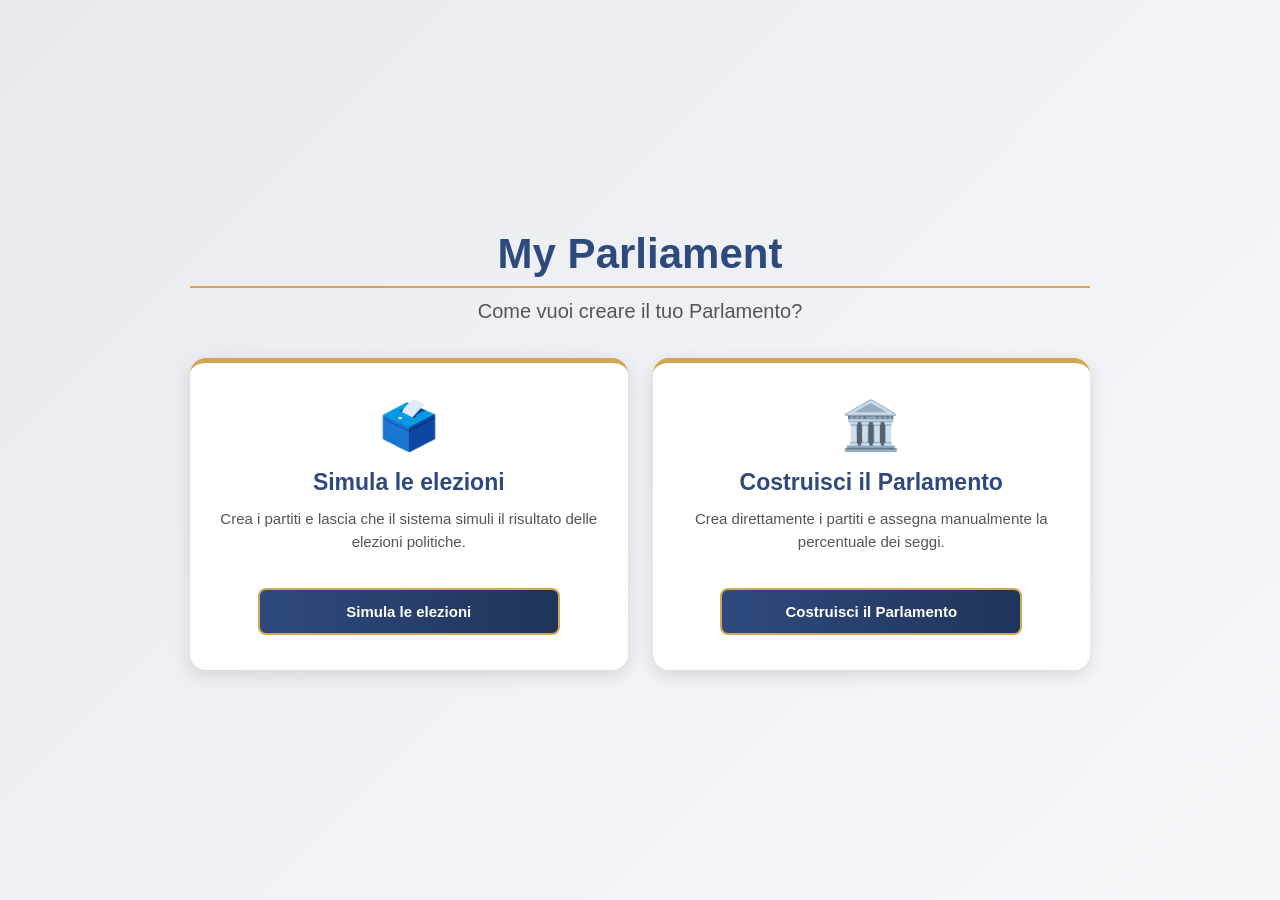
<file: index.html>
<!DOCTYPE html>
<html lang="it">
<head>
<meta charset="UTF-8">
<meta name="viewport" content="width=device-width, initial-scale=1.0">
<link rel="shortcut icon" href="logo.png" type="image/x-icon">
<link rel="stylesheet" href="css/style.css">
<title>My Parliament</title>
</head>
<body class="landing-active">
  <!-- SCHERMATA INIZIALE -->
<div id="landingScreen">
  <div class="landing-content">

    <h1>My Parliament</h1>
    <p class="landing-subtitle">
      Come vuoi creare il tuo Parlamento?
    </p>

    <div class="landing-options">

      <div class="landing-card">
        <div class="landing-icon">🗳️</div>

        <h2>Simula le elezioni</h2>

        <p>
          Crea i partiti e lascia che il sistema simuli
          il risultato delle elezioni politiche.
        </p>

        <button id="btnSimulaElezioni">
          Simula le elezioni
        </button>
      </div>

      <div class="landing-card">
        <div class="landing-icon">🏛️</div>

        <h2>Costruisci il Parlamento</h2>

        <p>
          Crea direttamente i partiti e assegna manualmente
          la percentuale dei seggi.
        </p>

        <button id="btnCostruisciParlamento">
          Costruisci il Parlamento
        </button>
      </div>

    </div>

  </div>
</div>
  
<!-- SIMULAZIONE ELETTORALE -->
<div id="elezioniScreen">
  <div class="el-wrap">
    <div class="el-top">
      <button id="elHome" type="button" class="el-ghost">🏠 Schermata iniziale</button>
      <h1>🗳️ Simulazione elettorale</h1>
      <button id="elReset" type="button" class="el-ghost">↺ Ricomincia</button>
    </div>
    <div id="elStepper" class="el-stepper"></div>
    <div id="elPanel" class="el-panel"></div>
    <div class="el-nav">
      <button id="elIndietro" type="button" class="el-ghost">← Indietro</button>
      <div id="elErr" class="el-errore" role="alert"></div>
      <button id="elAvanti" type="button">Avanti →</button>
    </div>
  </div>
</div>

<!--Colonna Gestione Partiti-->
<div id="menu">
  <h1>Gestione Partiti</h1>
  <form id="partitoForm">
    <input type="text" id="nome" placeholder="Nome partito" required>
    <label for="">Colore partito:</label>
    <input type="color" id="colore" value="#ff0000" style="cursor: pointer;">
    <select id="ideologia" required style="cursor: pointer">
      <option value="" disabled selected>Scegli ideologia</option>
      <option value="sinistra">Sinistra</option>
      <option value="centro">Centro</option>
      <option value="destra">Destra</option>
    </select>
    <input type="number" id="percentuale" placeholder="% Seggi" min="0" max="100" required>
    <button type="submit">Eleggi Partito</button>
  </form>
  <div id="legenda"></div>
  <div id="percentuale-riempimento">Riempimento parlamento: 0%</div>
</div>
<div id="main">
  <button id="btnPausa" title="Pausa (Esc)" aria-label="Apri il menu di pausa">⏸️ Pausa</button>
  <h2 id="titoloParlamento">Il Tuo Parlamento</h2>
  <!-- Finestra Leggi Approvate -->
  <div id="archivioLeggi" class="modal">
  <div class="modal-content archivio-box">
    <h3>📚 Gazzetta Ufficiale</h3>

    <div id="listaLeggi"></div>

    <button id="chiudiArchivio">Chiudi</button>
  </div>
</div>
  <svg id="parlamento" viewBox="0 0 800 450" preserveAspectRatio="xMidYMid meet"></svg>
  <div id="modalVoto" class="modal">
    <div class="modal-content">
      <h3 id="modalTitolo"></h3>
      <p id="modalTesto"></p>
      <button id="chiudiModal">Chiudi</button>
    </div>
  </div>
  <div id="modalParlamenti" class="modal">
  <div class="modal-content">
    <h3>Seleziona Parlamento</h3>
    <div id="listaParlamenti"></div>
    <button id="chiudiParlamenti">Chiudi</button>
  </div>
</div>
  <div id="modalPausa" class="modal">
    <div class="modal-content pausa-box">
      <h3>⏸️ Pausa</h3>
      <div id="pausaRiepilogo" class="pausa-riepilogo"></div>
      <div class="pausa-btns">
        <button id="btnRiprendi">▶️ Riprendi</button>
        <button id="btnHome">🏠 Torna alla schermata iniziale</button>
        <button id="btnNuovaPartita">🗑️ Nuova partita</button>
      </div>
    </div>
  </div>
  <div id="modalConferma" class="modal">
  <div class="modal-content">
    <h3 id="confermaTitolo"></h3>
    <p id="confermaTesto"></p>
    
    <div style="margin-top:15px; display:flex; gap:10px; justify-content:center;">
      <button id="btnConfermaSi">✅ Sì</button>
      <button id="btnConfermaNo">❌ No</button>
    </div>
  </div>
</div>
  <div id="risultatoLegge">
    <div id="risultatoBox">
      <h3>Esito della votazione</h3>
      <p id="testoRisultato"></p>
      <button id="chiudiRisultato">Chiudi</button>
    </div>
  </div>
  
  <div id="presidente"></div>
  <div id="pdcDiv"></div>
</div>
<!--Colonna azioni-->
<div id="azioni">
  <h2>Azioni</h2>

  <div class="azione-blocco">
    <h4>⚖️ Gestione Parlamento</h4>
    <button id="btnVota">🗳️ Eleggi Presidente del Parlamento</button>
    <button id="btnCoalizione">🤝 Crea Coalizione</button>
    <button id="btnPdC">👤 Nomina Presidente del Consiglio</button>
    <!--<button id="btnFiducia">🗳️ Vota Fiducia</button>-->
    <button id="btnSfiducia">🗳️ Mozione Sfiducia</button>
    <button id="btnReset">⚖️ Sciogli Parlamento</button>
    <button id="btnCaricaParlamento">📂 Carica Parlamento</button>
    <div class="no-azioni-msg"></div>
  </div>
  
  <div class="azione-blocco">
    <h4>🤝 Coalizione di Governo</h4>
    <button id="btnGestioneMaggioranza">⚙️ Gestione Maggioranza</button>
    <div class="no-azioni-msg"></div>
  </div>

  <div class="azione-blocco">
    <h4>📜 Attività Legislativa</h4>
    <button id="btnLegge">📜 Proponi Disegno di Legge</button>
    <button id="btnArchivioLeggi">📚 Gazzetta Ufficiale</button>
    <div class="no-azioni-msg"></div>
  </div>

  <div class="azione-blocco">
    <h4>🏛️ Gestione Governo</h4>
    <button id="btnDimissioni">❌ Dimissioni Premier</button>
    <div class="no-azioni-msg"></div> 
  </div>

</div>
<!-- Form Modifica Partito -->
<div id="editFormContainer">
  <div class="edit-box">

    <h3>✏️ Modifica Partito</h3>

    <form id="editForm">
      <label>Cambia nome</label>
      <input type="text" id="editNome" required>
      <label>Cambia colore</label>
      <input type="color" id="editColore">
      <label>Cambia ideologia</label>
      <select id="editIdeologia" required>
        <option value="sinistra">Sinistra</option>
        <option value="centro">Centro</option>
        <option value="destra">Destra</option>
      </select>
      <label>Cambia % seggi</label>
      <input type="number" id="editPercentuale" min="0" max="100" required>

      <div class="edit-btns">
        <button type="submit">Salva</button>
        <button type="button" id="editCancel">Annulla</button>
      </div>
    </form>

  </div>
</div>

<div id="leggeContainer" style="display: none;">
  <div class="legge-box">

    <h3>📜 Proposta di legge</h3>

    <input type="text" id="titoloLegge" placeholder="Titolo della legge">

    <select id="tipoLegge">
      <option value="" disabled selected>Seleziona tipo legge</option>
      <option value="governo">Proposta del Governo</option>
      <option value="parlamento">Proposta del Parlamento</option>
    </select>

    <div id="partitoProponenteDiv" style="display:none; margin-top:8px;">
      <select id="partitoProponente"></select>
    </div>

    <div class="legge-btns">
      <button id="inviaLegge">Invia</button>
      <button id="annullaLegge">Annulla</button>
    </div>

  </div>
</div>
<script src="js/script.js"></script>
<script src="js/elections.js"></script>
</body>
</html>
</file>
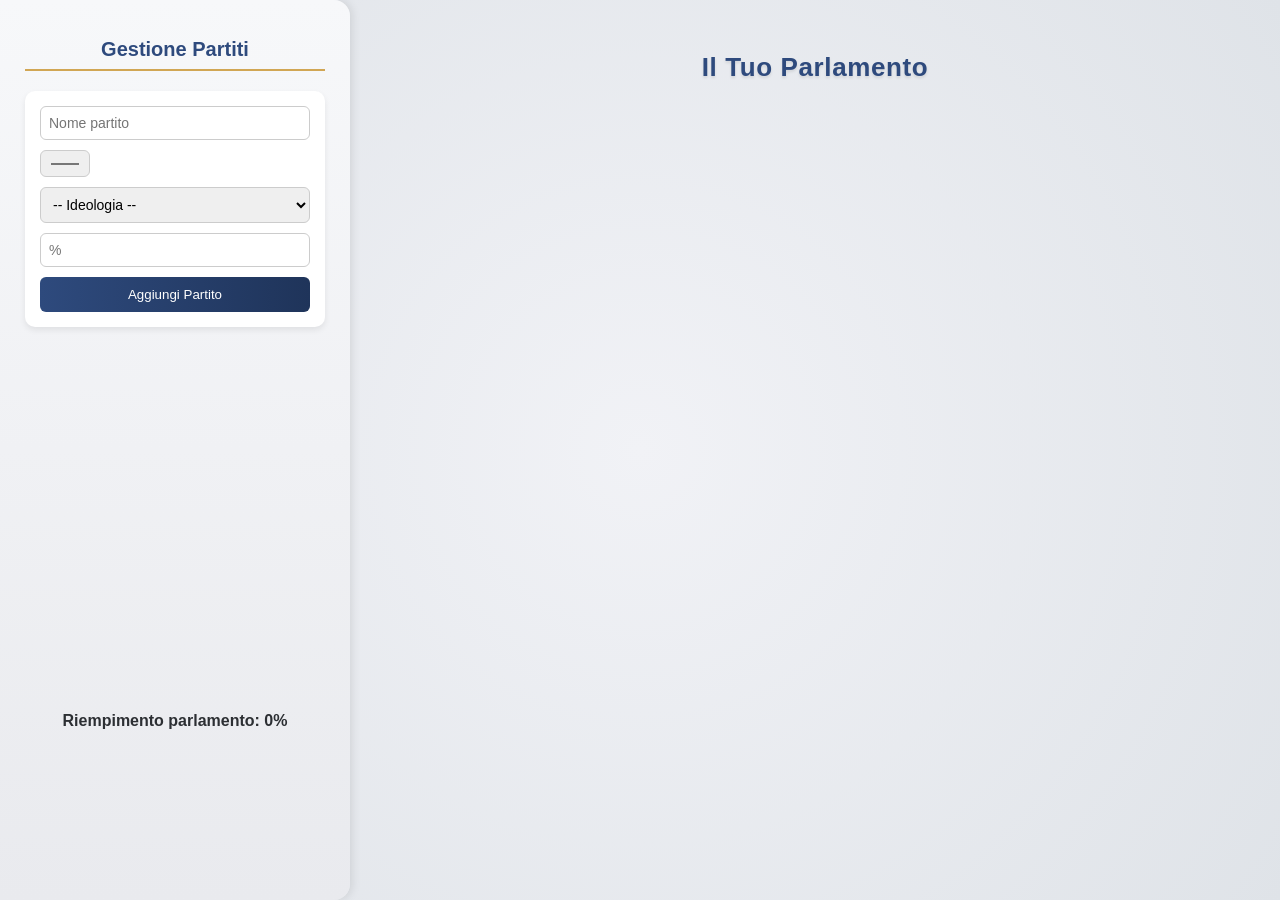
<file: old.html>
<!DOCTYPE html>
<html lang="it">
<head>
<meta charset="UTF-8">
<meta name="viewport" content="width=device-width, initial-scale=1.0">
<link rel="shortcut icon" href="logo.png" type="image/x-icon">
<title>Create your own Parliament</title>
<style>
  body {
    font-family: 'Segoe UI', Roboto, Arial, sans-serif;
    background: radial-gradient(circle at center,#f1f2f6,#dfe3e8);
    margin:0;
    display:flex;
    height:100vh;
    color:#2c2f33;
    overflow:hidden;
  }

  #menu {
    background: linear-gradient(180deg,#f7f8fa 0%,#e9eaee 100%);
    box-shadow:2px 0 10px rgba(0,0,0,0.1);
    width:300px;
    padding:25px;
    display:flex;
    flex-direction:column;
    border-radius:0 16px 16px 0;
  }

  h1 {
    font-size:20px;
    text-align:center;
    margin-bottom:20px;
    color:#2e4a7d;
    border-bottom:2px solid #d1a654;
    padding-bottom:8px;
  }

  #titoloParlamento {
    position: absolute;
    top: 30px;
    width: 100%;
    text-align: center;
    font-size: 26px;
    font-weight: 600;
    color: #2e4a7d;
    letter-spacing: 0.6px;
    text-shadow: 0 2px 3px rgba(0,0,0,0.1);
    user-select: text;
  }

  form {
    display:flex;
    flex-direction:column;
    gap:10px;
    background:#fff;
    padding:15px;
    border-radius:10px;
    box-shadow:0 3px 6px rgba(0,0,0,0.08);
  }

  input, select {
    padding:8px;
    border-radius:6px;
    border:1px solid #ccc;
    font-size:14px;
  }

  button {
    padding:10px;
    background:linear-gradient(90deg,#2e4a7d,#1f345a);
    color:white;
    border:none;
    border-radius:6px;
    cursor:pointer;
    transition:0.3s;
  }

  button:hover { transform:scale(1.02); background:linear-gradient(90deg,#3a5fa2,#2e4a7d); }

  #legenda {
    margin-top:15px;
    overflow-y:auto;
    flex-grow:1;
    font-size:13px;
    max-height: 40vh;
  }

  .colore-box { width: 20px; height: 20px; border-radius: 50%; margin-right: 8px; }
  .partito-box { display:flex; align-items:center; justify-content:space-between; background:#f4f6f8; padding:6px 10px; border-radius:6px; margin-bottom:5px; }
  .partito-info { display:flex; align-items:center; gap:5px; }
  .partito-btns button { margin-left:4px; padding:4px 6px; font-size:11px; }

  #percentuale-riempimento { text-align:center; font-weight:bold; margin-top:10px; }

  #main {
    flex-grow:1;
    display:flex;
    flex-direction:column;
    align-items:center;
    justify-content:center;
    position:relative;
    overflow-x: auto;
  }

  svg {
    margin-top:20px;
    width: 100%;
    height: auto;
  }

  .voto-attivo { animation:votoFlash 0.3s ease-in-out; }
  @keyframes votoFlash { 0% { opacity:1; transform:scale(1); } 50% { opacity:0.3; transform:scale(1.4); } 100% { opacity:1; transform:scale(1); } }

  #btnVota, #btnReset, #btnPdC, #btnCoalizione {
    display:none;
    margin-top:20px;
    padding:14px 26px;
    font-size:16px;
    font-weight:600;
    color:#fff;
    border:2px solid #d1a654;
    border-radius:10px;
    box-shadow:0 4px 10px rgba(0,0,0,0.2);
    cursor:pointer;
    transition:0.2s;
    letter-spacing:0.5px;
    max-width: 90%;
  }

  #btnVota:hover, #btnReset:hover, #btnPdC:hover, #btnCoalizione:hover { transform:scale(1.04); box-shadow:0 6px 12px rgba(0,0,0,0.25); }

  #btnPdC, #btnCoalizione { background:linear-gradient(180deg,#2e4a7d 0%,#22365e 100%); }
  #btnReset { background:linear-gradient(180deg,#c22 0%,#911 100%); }
  #btnVota { background:linear-gradient(180deg,#2e4a7d 0%,#22365e 100%); }

  #presidente, #pdcDiv { font-size:18px; margin-top:15px; color:#2e4a7d; font-weight:600; text-align: center; }

  #editFormContainer, #coalizioneContainer {
    display:none;
    position:absolute;
    top:50px;
    left:50%;
    transform:translateX(-50%);
    background:white;
    padding:15px;
    border-radius:10px;
    box-shadow:0 4px 10px rgba(0,0,0,0.25);
    z-index:10;
  }
  #coalizioneContainer {
  display: none;
  position: absolute;
  top: 60px;
  left: 50%;
  transform: translateX(-50%);
  background: #ffffff;
  border: 2px solid #2e4a7d;
  border-radius: 12px;
  box-shadow: 0 4px 16px rgba(0,0,0,0.25);
  width: 320px;
  padding: 20px;
  font-family: 'Segoe UI', sans-serif;
  z-index: 20;
}

#coalizioneContainer h3 {
  text-align: center;
  color: #2e4a7d;
  margin-bottom: 15px;
  border-bottom: 2px solid #d1a654;
  padding-bottom: 6px;
}

#coalizioneForm {
  display: flex;
  flex-direction: column;
  gap: 8px;
  margin-bottom: 10px;
}

.partito-coalizione {
  display: flex;
  align-items: center;
  justify-content: space-between;
  background: #f8f9fc;
  border: 1px solid #ccc;
  border-radius: 8px;
  padding: 6px 10px;
}

.partito-coalizione label {
  flex-grow: 1;
  margin-left: 8px;
  color: #2e4a7d;
  font-weight: 500;
}

#coalTot {
  text-align: center;
  margin-top: 10px;
  font-weight: bold;
  font-size: 15px;
  border-top: 1px solid #ddd;
  padding-top: 8px;
}

#confermaCoalizione, #annullaCoalizione {
  padding: 10px 16px;
  border: none;
  border-radius: 6px;
  cursor: pointer;
  font-weight: 600;
  transition: 0.2s;
  color: #fff;
}

#confermaCoalizione {
  background: linear-gradient(90deg, #2e4a7d, #1f345a);
}

#annullaCoalizione {
  background: linear-gradient(90deg, #911, #c22);
}

#confermaCoalizione:hover, #annullaCoalizione:hover {
  transform: scale(1.03);
}

  /* --- Media Queries per mobile --- */
  @media (max-width: 768px) {
    body { flex-direction: column; height: auto; overflow-y: auto; }
    #menu { width: 80vw; padding:15px; border-radius:0 0 16px 16px; }
    #main { width: 100%; padding: 10px 0; }
    svg { width: 90vw; height: auto; }
    #btnVota, #btnPdC, #btnReset, #btnCoalizione { width: 90%; font-size: 14px; padding:12px; margin-top:10px; }
    #presidente, #pdcDiv { font-size:16px; }
  }
</style>
</head>
<body>
<div id="menu">
  <h1>Gestione Partiti</h1>
  <form id="partitoForm">
    <input type="text" id="nome" placeholder="Nome partito" required>
    <input type="color" id="colore" value="#ff0000">
    <select id="ideologia" required>
      <option value="">-- Ideologia --</option>
      <option value="sinistra">Sinistra</option>
      <option value="centro">Centro</option>
      <option value="destra">Destra</option>
    </select>
    <input type="number" id="percentuale" placeholder="%" min="0" max="100" required>
    <button type="submit">Aggiungi Partito</button>
  </form>
  <div id="legenda"></div>
  <div id="percentuale-riempimento">Riempimento parlamento: 0%</div>
</div>

<div id="main">
  <h2 id="titoloParlamento">Il Tuo Parlamento</h2>
  <svg id="parlamento" viewBox="0 0 800 450" preserveAspectRatio="xMidYMid meet"></svg>
  <button id="btnVota">🗳️ Eleggi Presidente del Parlamento</button>
  <button id="btnCoalizione">🤝 Crea Coalizione</button>
  <button id="btnPdC">👤 Nomina Presidente del Consiglio</button>
  <button id="btnReset">⚖️ Sciogli Parlamento</button>
  <div id="presidente"></div>
  <div id="pdcDiv"></div>
</div>

<!-- Form Modifica Partito -->
<div id="editFormContainer">
  <h3>Modifica Partito</h3>
  <form id="editForm">
    <input type="text" id="editNome" required>
    <input type="color" id="editColore">
    <select id="editIdeologia" required>
      <option value="sinistra">Sinistra</option>
      <option value="centro">Centro</option>
      <option value="destra">Destra</option>
    </select>
    <input type="number" id="editPercentuale" min="0" max="100" required>
    <button type="submit">Salva Modifica</button>
    <button type="button" id="editCancel">Annulla</button>
  </form>
</div>

<!-- Form Creazione Coalizione -->
<div id="coalizioneContainer">
  <h3>Forma Coalizione</h3>
  <form id="coalizioneForm"></form>
  <div id="coalTot" style="margin-top:8px;font-weight:bold"></div>
  <button id="confermaCoalizione">✅ Conferma Coalizione</button>
  <button id="annullaCoalizione" style="margin-left:8px;">✖ Annulla</button>
</div>


<script>
const SEGGI_TOTALI = 400;
const RIGHE = 5;
let partiti = JSON.parse(localStorage.getItem('partitiSalvati')) || [];
let presidente = JSON.parse(localStorage.getItem('presidenteSalvato')) || null;
let presidenteConsiglio = JSON.parse(localStorage.getItem('presidenteConsiglio')) || null;
let coalizioneMaggioranza = JSON.parse(localStorage.getItem('coalizioneMaggioranza')) || [];
let editingIndex = null;

const form = document.getElementById('partitoForm');
const parlamento = document.getElementById('parlamento');
const legenda = document.getElementById('legenda');
const btnVota = document.getElementById('btnVota');
const btnReset = document.getElementById('btnReset');
const btnPdC = document.getElementById('btnPdC');
const btnCoalizione = document.getElementById('btnCoalizione');
const presidenteDiv = document.getElementById('presidente');
const pdcDiv = document.getElementById('pdcDiv');
const percentualeDiv = document.getElementById('percentuale-riempimento');
const coalizioneContainer = document.getElementById('coalizioneContainer');
const coalizioneForm = document.getElementById('coalizioneForm');
const coalTot = document.getElementById('coalTot');
const confermaCoalizione = document.getElementById('confermaCoalizione');
const annullaCoalizione = document.getElementById('annullaCoalizione');

const editFormContainer = document.getElementById('editFormContainer');
const editForm = document.getElementById('editForm');
const editNome = document.getElementById('editNome');
const editColore = document.getElementById('editColore');
const editIdeologia = document.getElementById('editIdeologia');
const editPercentuale = document.getElementById('editPercentuale');
const editCancel = document.getElementById('editCancel');

aggiornaLegenda();
disegnaParlamento();
aggiornaPresidente();
aggiornaPdC();

form.addEventListener('submit', e=>{
  e.preventDefault();
  const nome = document.getElementById('nome').value.trim();
  const colore = document.getElementById('colore').value;
  const ideologia = document.getElementById('ideologia').value;
  const percentuale = parseFloat(document.getElementById('percentuale').value);
  const totEsistente = partiti.reduce((s,p)=>s+p.percentuale,0);
  if(totEsistente+percentuale>100) return alert(`Non puoi inserire più di ${100-totEsistente}%`);
  partiti.push({nome,colore,ideologia,percentuale});
  salvaPartiti();
  form.reset();
});

function salvaPartiti(){
  localStorage.setItem('partitiSalvati', JSON.stringify(partiti));
  // aggiorno le referenze di presidente/pdc/coalizione se necessario:
  // - se il partito del presidente è stato rimosso, rimuovo il presidente
  if (presidente && !partiti.find(p => p.nome === presidente.nome)) presidente = null;
  // - se PdC è di partito rimosso -> azzera
  if (presidenteConsiglio && !partiti.find(p => p.nome === presidenteConsiglio.nome)) presidenteConsiglio = null;
  // - aggiorna i colori/nome nella coalizione se un partito è stato rinominato/aggiornato
  if (coalizioneMaggioranza.length) {
    coalizioneMaggioranza = coalizioneMaggioranza
      .map(c => { const found = partiti.find(p => p.nome === c.nome); return found ? {...found} : null; })
      .filter(Boolean);
  }
  localStorage.setItem('presidenteSalvato', JSON.stringify(presidente));
  localStorage.setItem('presidenteConsiglio', JSON.stringify(presidenteConsiglio));
  localStorage.setItem('coalizioneMaggioranza', JSON.stringify(coalizioneMaggioranza));
  aggiornaLegenda();
  disegnaParlamento();
  aggiornaPresidente();
  aggiornaPdC();
}

function assegnaSeggi(){ return partiti.map(p=>({...p, seggi: Math.round(p.percentuale/100*SEGGI_TOTALI)})); }
// Schiarisce un colore esadecimale di una percentuale
function schiarisciColore(hex, percent) {
  let r = parseInt(hex.slice(1,3),16);
  let g = parseInt(hex.slice(3,5),16);
  let b = parseInt(hex.slice(5,7),16);
  
  r = Math.min(255, Math.round(r + (255-r)*percent));
  g = Math.min(255, Math.round(g + (255-g)*percent));
  b = Math.min(255, Math.round(b + (255-b)*percent));
  
  return `rgb(${r},${g},${b})`;
}

function aggiornaLegenda(){
  legenda.innerHTML='';
  const dati=assegnaSeggi();
  dati.forEach((p,i)=>{
    const box=document.createElement('div');
    box.className='partito-box';
    const info=document.createElement('div');
    info.className='partito-info';
    const colore=document.createElement('div');
    colore.className='colore-box';
    colore.style.background=p.colore;
    const testo=document.createElement('span');
    // se il partito è nella coalizione, aggiungo (Maggioranza) per chiarezza
    const inMaj = coalizioneMaggioranza.find(c=>c.nome===p.nome);
    testo.textContent=`${p.nome} (${p.percentuale}%) - ${p.ideologia} - ${p.seggi} seggi${inMaj ? ' • maggioranza' : ''}`;
    info.appendChild(colore); info.appendChild(testo);

    const btns=document.createElement('div'); btns.className='partito-btns';
    const btnDel=document.createElement('button'); btnDel.textContent='❌';
    btnDel.onclick = () => { 
      partiti.splice(i, 1);
      // ogni volta che un partito viene rimosso, si azzera tutto
      presidente = null;
      presidenteConsiglio = null;
      coalizioneMaggioranza = [];
      salvaPartiti();
    };
    const btnEdit=document.createElement('button'); btnEdit.textContent='✏️';
    btnEdit.onclick=()=>{
      editingIndex=i; 
      editNome.value=p.nome; 
      editColore.value=p.colore; 
      editIdeologia.value=p.ideologia; 
      editPercentuale.value=p.percentuale; 
      editFormContainer.style.display='block'; 
    };
    btns.appendChild(btnEdit); btns.appendChild(btnDel);

    box.appendChild(info); box.appendChild(btns);
    legenda.appendChild(box);
  });

  const totPerc = partiti.reduce((s,p)=>s+p.percentuale,0);
  percentualeDiv.textContent=`Riempimento parlamento: ${totPerc}%`;

  // pulsanti: logica
  // btnVota compare quando parlamento pieno e non è ancora stato eletto il presidente
  if(totPerc===100 && !presidente){ btnVota.style.display='block'; } else { btnVota.style.display='none'; }
  // btnCoalizione compare solo dopo elezione presidente e prima creazione coalizione
  if (presidente && coalizioneMaggioranza.length===0) { btnCoalizione.style.display='block'; } else { btnCoalizione.style.display='none'; }
  // btnPdC compare solo se coalizione creata e PdC non ancora nominato
  if (coalizioneMaggioranza.length>0 && !presidenteConsiglio) { btnPdC.style.display='block'; } else { btnPdC.style.display='none'; }
  // reset button visibile quando parlamento pieno
  if(totPerc===100) btnReset.style.display='block'; else btnReset.style.display='none';
}

function disegnaParlamento(){
  parlamento.innerHTML=''; 
  const dati=assegnaSeggi();
  const cx=400,cy=400,raggioMax=300,step=30; 
  let startAngle=Math.PI;
  dati.forEach(p=>{
    let currentSeggi=0;
    const angleSpan=Math.PI*(p.seggi/SEGGI_TOTALI);
    for(let row=0;row<RIGHE;row++){
      const raggio=raggioMax-row*step;
      const seggiPerRiga = Math.max(1, Math.round(p.seggi/RIGHE));
      for(let i=0;i<seggiPerRiga;i++){
        const frazione = (seggiPerRiga===0)?0:(i/seggiPerRiga);
        const angolo = startAngle + angleSpan*frazione;
        const x = cx + raggio*Math.cos(angolo); 
        const y = cy + raggio*Math.sin(angolo);
        const cerchio = document.createElementNS('http://www.w3.org/2000/svg','circle');
        cerchio.setAttribute('cx',x); cerchio.setAttribute('cy',y); cerchio.setAttribute('r',5); 
        // Se il partito è in maggioranza, colore normale, altrimenti colore schiarito
        let coloreFinale = (coalizioneMaggioranza.some(c => c.nome === p.nome)) 
                   ? p.colore 
                   : schiarisciColore(p.colore, 0.55); // 60% più chiaro
        cerchio.setAttribute('fill', coloreFinale);
        // Bordo leggero per evidenziare maggioranza
        parlamento.appendChild(cerchio);
        // aggiungo attributi per tooltip (title)
        cerchio.setAttribute('data-partito', p.nome);
        cerchio.setAttribute('data-seggio', currentSeggi+1);
        const title = document.createElementNS('http://www.w3.org/2000/svg','title');
        title.textContent = `Seggio ${currentSeggi+1} — ${p.nome}`;
        cerchio.appendChild(title);
        parlamento.appendChild(cerchio);
        currentSeggi++; if(currentSeggi>=p.seggi) break;
      }
    } startAngle+=angleSpan;
  });

  if(presidente){
    const presCircle=document.createElementNS('http://www.w3.org/2000/svg','circle');
    presCircle.setAttribute('cx',400); presCircle.setAttribute('cy',430); presCircle.setAttribute('r',12);
    presCircle.setAttribute('fill',presidente.colore); presCircle.setAttribute('stroke','#333'); presCircle.setAttribute('stroke-width','2');
    const title = document.createElementNS('http://www.w3.org/2000/svg','title');
    title.textContent = `Presidente del Parlamento: ${presidente.nome}`;
    presCircle.appendChild(title);
    parlamento.appendChild(presCircle);
  }

  if(presidenteConsiglio){
    const pdcc = presidenteConsiglio;
    const pdcCircle = document.createElementNS('http://www.w3.org/2000/svg','circle');
    pdcCircle.setAttribute('cx',400); pdcCircle.setAttribute('cy',390); pdcCircle.setAttribute('r',12);
    pdcCircle.setAttribute('fill',pdcc.colore); pdcCircle.setAttribute('stroke','#333'); pdcCircle.setAttribute('stroke-width','2');
    const title = document.createElementNS('http://www.w3.org/2000/svg','title');
    title.textContent = `Presidente del Consiglio: ${pdcc.nome}`;
    pdcCircle.appendChild(title);
    parlamento.appendChild(pdcCircle);

    pdcc.ministri.forEach((m,i)=>{
      const dx = (i<3?-1:1)*(i%3+1)*25;
      const cerchio = document.createElementNS('http://www.w3.org/2000/svg','circle');
      cerchio.setAttribute('cx',400+dx); cerchio.setAttribute('cy',360); cerchio.setAttribute('r',8);
      cerchio.setAttribute('fill',m.colore); cerchio.setAttribute('stroke','#333'); cerchio.setAttribute('stroke-width','1');
      const titleM = document.createElementNS('http://www.w3.org/2000/svg','title');
      // assegno ruoli ministeriali in ordine
      const ruoli = ['Interno','Economia','Difesa','Esteri','Giustizia','Salute'];
      titleM.textContent = `${ruoli[i]}: ${m.nome}`;
      cerchio.appendChild(titleM);
      parlamento.appendChild(cerchio);
    });
  }
}

btnVota.addEventListener('click', simulaVotoPresidente);
btnCoalizione.addEventListener('click', mostraCoalizione);
btnPdC.addEventListener('click', nominaPdC);
btnReset.addEventListener('click', ()=>{ partiti=[]; presidente=null; presidenteConsiglio=null; coalizioneMaggioranza=[]; salvaPartiti(); });

function scegliPresidente(){
  const dati=assegnaSeggi();
  const total = dati.reduce((s,p)=>s+p.seggi,0);
  if(total===0) return null;
  let rand=Math.random()*total;
  for(const p of dati){ if(rand<p.seggi) return p; rand-=p.seggi; }
  return dati[dati.length-1];
}

async function simulaVotoPresidente(){
  btnVota.style.display='none';
  const cerchi=[...parlamento.querySelectorAll('circle')];
  presidenteDiv.textContent="Votazione in corso...";
  for(let i=0;i<cerchi.length;i+=10){
    const subset=cerchi.slice(i,i+10); subset.forEach(c=>c.classList.add('voto-attivo'));
    await new Promise(r=>setTimeout(r,25));
    subset.forEach(c=>c.classList.remove('voto-attivo'));
  }
  const scelto = scegliPresidente();
  if(!scelto){ alert("Errore: impossibile scegliere presidente (seggi=0)."); return; }
  presidente = { nome: scelto.nome, colore: scelto.colore };
  localStorage.setItem('presidenteSalvato',JSON.stringify(presidente));
  aggiornaPresidente(); disegnaParlamento(); btnCoalizione.style.display='block';
}

function aggiornaPresidente(){ 
  if(presidente) presidenteDiv.innerHTML=`Presidente del Parlamento: <span style="color:${presidente.colore};font-weight:bold">${presidente.nome}</span>`; 
  else presidenteDiv.textContent='';
}

/* --- COALIZIONE (GESTITA DALL'UTENTE) --- */
function mostraCoalizione(){
  coalizioneForm.innerHTML = '';
  coalioneCreateInputs();
  coalizioneContainer.style.display = 'block';
  aggiornaTotaleCoalizione();
}

function coalioneCreateInputs() {
  coalizioneForm.innerHTML = ''; // svuota prima
  partiti.forEach((p, i) => {
    const div = document.createElement('div');
    div.className = 'partito-coalizione';

    const colorBox = document.createElement('div');
    colorBox.style.width = '16px';
    colorBox.style.height = '16px';
    colorBox.style.borderRadius = '50%';
    colorBox.style.border = '1px solid #999';
    colorBox.style.background = p.colore;

    const label = document.createElement('label');
    label.textContent = `${p.nome} (${p.ideologia})`;

    const cb = document.createElement('input');
    cb.type = 'checkbox';
    cb.value = p.nome;
    if (coalizioneMaggioranza.find(c => c.nome === p.nome)) cb.checked = true;
    cb.addEventListener('change', aggiornaTotaleCoalizione);

    div.appendChild(colorBox);
    div.appendChild(label);
    div.appendChild(cb);
    coalizioneForm.appendChild(div);
  });

  aggiornaTotaleCoalizione();
}

function aggiornaTotaleCoalizione() {
  const checkboxes = coalizioneForm.querySelectorAll('input[type="checkbox"]');
  let seggiTotali = 0;
  checkboxes.forEach(cb => {
    if (cb.checked) {
      const p = partiti.find(x => x.nome === cb.value);
      if (p) seggiTotali += Math.round(p.percentuale / 100 * SEGGI_TOTALI);
    }
  });

  // messaggio dinamico
  if (seggiTotali >= SEGGI_TOTALI / 2 + 1) {
    coalTot.style.color = '#1f7a1f';
    coalTot.textContent = `✅ La coalizione ha la maggioranza (${seggiTotali} seggi su ${SEGGI_TOTALI})`;
  } else {
    coalTot.style.color = '#b30000';
    coalTot.textContent = `⚠️ Coalizione senza maggioranza (${seggiTotali} seggi su ${SEGGI_TOTALI})`;
  }
}

/* conferma/annulla coalizione */
confermaCoalizione.addEventListener('click', ()=>{
  const checked = [...coalizioneForm.querySelectorAll('input[type="checkbox"]:checked')].map(cb=>cb.value);
  coalizioneMaggioranza = partiti.filter(p => checked.includes(p.nome));
  if(coalizioneMaggioranza.length===0) return alert("Seleziona almeno un partito per la maggioranza.");
  // salvo
  localStorage.setItem('coalizioneMaggioranza', JSON.stringify(coalizioneMaggioranza));
  coalizioneContainer.style.display='none';
  // mostro il bottone PdC
  btnCoalizione.style.display='none';
  btnPdC.style.display='block';
  aggiornaLegenda();
});

annullaCoalizione.addEventListener('click', ()=>{
  coalizioneContainer.style.display='none';
});

/* nomina PdC basata sulla coalizione */
function nominaPdC() {
  if (!coalizioneMaggioranza || coalizioneMaggioranza.length===0) return alert("Devi prima creare la coalizione!");
  const dati = assegnaSeggi();
  // cerco quale partito della coalizione ha più seggi
  let maxSeggi = -1;
  let pdcPartito = null;
  coalizioneMaggioranza.forEach(c => {
    const match = dati.find(d=>d.nome===c.nome);
    const s = match ? match.seggi : 0;
    if (s > maxSeggi){ maxSeggi = s; pdcPartito = c; }
  });
  if(!pdcPartito) return alert("Errore: nessun partito valido per PdC.");
  // scelgo 6 ministri casualmente tra i partiti della maggioranza (possono ripetersi o no: scegliamo senza ripetizione finché possibile)
  const ministri = [];
  const pool = [...coalizioneMaggioranza];
  while(ministri.length<6){
    if(pool.length===0){
      // riciclo dalla coalizione se partiti <6
      pool.push(...coalizioneMaggioranza);
    }
    const idx = Math.floor(Math.random()*pool.length);
    const scelto = pool.splice(idx,1)[0];
    ministri.push({...scelto});
  }
  presidenteConsiglio = { nome: pdcPartito.nome, colore: pdcPartito.colore, ministri };
  localStorage.setItem('presidenteConsiglio', JSON.stringify(presidenteConsiglio));
  pdcDiv.innerHTML = `Presidente del Consiglio: <span style="color:${pdcPartito.colore};font-weight:bold">${pdcPartito.nome}</span>`;
  btnPdC.style.display='none';
  disegnaParlamento();
}

/* EDIT PARTITO: qui correggo la logica che rompeva i riferimenti */
editForm.addEventListener('submit', e=>{
  e.preventDefault();
  if (editingIndex === null || editingIndex === undefined) { editFormContainer.style.display='none'; return; }
  const nomeNuovo = editNome.value.trim();
  const coloreNuovo = editColore.value;
  const ideologiaNuovo = editIdeologia.value;
  const percentualeNuovo = parseFloat(editPercentuale.value);

  // controllo percentuale: somma escludendo l'indice in modifica
  const totEsistente = partiti.reduce((s,p,i)=> i===editingIndex ? s : s + p.percentuale, 0);
  if (totEsistente + percentualeNuovo > 100) {
    return alert(`Non puoi inserire più di ${100 - totEsistente}%`);
  }


  // applico la modifica
  partiti[editingIndex] = {
    nome: nomeNuovo,
    colore: coloreNuovo,
    ideologia: ideologiaNuovo,
    percentuale: percentualeNuovo
};

// ogni modifica azzera governo, pdc e pdp
presidente = null;
presidenteConsiglio = null;
coalizioneMaggioranza = [];

editingIndex = null;
editFormContainer.style.display = 'none';
salvaPartiti();
});

editCancel.addEventListener('click', ()=>{ editingIndex=null; editFormContainer.style.display='none'; });

function aggiornaPdC(){ 
  if(presidenteConsiglio) pdcDiv.innerHTML=`Presidente del Consiglio: <span style="color:${presidenteConsiglio.colore}; font-weight:bold">${presidenteConsiglio.nome}</span>`; 
  else pdcDiv.textContent='';
}

/* all'avvio: ricostruisco eventuali riferimenti coerenti (nel caso localStorage contenga dati) */
(function reconciliaAllOnLoad(){
  // se presidente salvato e partito esiste, aggiorniamo colore se necessario
  if(presidente){
    const found = partiti.find(p=>p.nome===presidente.nome);
    if(found) presidente.colore = found.colore;
    else presidente = null;
  }
  // coalizione: mantieni solo partiti ancora presenti
  if(coalizioneMaggioranza && coalizioneMaggioranza.length){
    coalizioneMaggioranza = coalizioneMaggioranza
      .map(c=> partiti.find(p=>p.nome===c.nome) || null).filter(Boolean);
  }
  // PdC: se salvato, ricostruisci ministri e colori se possibile
  if(presidenteConsiglio){
    const found = partiti.find(p=>p.nome===presidenteConsiglio.nome);
    if(found) presidenteConsiglio.colore = found.colore;
    if(presidenteConsiglio.ministri && presidenteConsiglio.ministri.length){
      presidenteConsiglio.ministri = presidenteConsiglio.ministri
        .map(m => partiti.find(p=>p.nome===m.nome) || m);
    }
    // se PdC non appartiene più ai partiti, lo lasciamo comunque se il nome è presente in coalizione
    const inPartiti = partiti.find(p=>p.nome===presidenteConsiglio.nome);
    if(!inPartiti && (!coalizioneMaggioranza.find(c=>c.nome===presidenteConsiglio.nome))) {
      // PdC non valido: rimuovi
      presidenteConsiglio = null;
    }
  }
  salvaPartiti();
})();

</script>
</body>
</html>
</file>
<file: css/style.css>
body {
    font-family: 'Segoe UI', Roboto, Arial, sans-serif;
    background: radial-gradient(circle at center,#f1f2f6,#dfe3e8);
    margin:0;
    display:flex;
    height:100vh;
    color:#2c2f33;
    overflow:hidden;
  }

  #menu {
    background: linear-gradient(180deg,#f7f8fa 0%,#e9eaee 100%);
    box-shadow:2px 0 10px rgba(0,0,0,0.1);
    width:300px;
    padding:25px;
    display:flex;
    flex-direction:column;
    border-radius:0 16px 16px 0;
  }

  h1 {
    font-size:20px;
    text-align:center;
    margin-bottom:20px;
    color:#2e4a7d;
    border-bottom:2px solid #d1a654;
    padding-bottom:8px;
  }

  #titoloParlamento {
    position: absolute;
    top: 30px;
    width: 100%;
    text-align: center;
    font-size: 26px;
    font-weight: 600;
    color: #2e4a7d;
    letter-spacing: 0.6px;
    text-shadow: 0 2px 3px rgba(0,0,0,0.1);
    user-select: text;
  }

  form {
    display:flex;
    flex-direction:column;
    gap:10px;
    background:#fff;
    padding:15px;
    border-radius:10px;
    box-shadow:0 3px 6px rgba(0,0,0,0.08);
  }

  input, select {
    padding:8px;
    border-radius:6px;
    border:1px solid #ccc;
    font-size:14px;
  }

  button {
    padding:10px;
    background:linear-gradient(90deg,#2e4a7d,#1f345a);
    color:white;
    border:none;
    border-radius:6px;
    cursor:pointer;
    transition:0.3s;
  }

  button:hover { transform:scale(1.02); background:linear-gradient(90deg,#3a5fa2,#2e4a7d); }

  #legenda {
    margin-top:15px;
    overflow-y:auto;
    flex-grow:1;
    font-size:13px;
    max-height: 40vh;
  }

  .colore-box { width: 20px; height: 20px; border-radius: 50%; margin-right: 8px; }
  .partito-info { display:flex; align-items:center; gap:5px; }
  .partito-btns {
  display: flex;
  gap: 6px;
  align-items: center;
}

/* stile base */
.partito-btns button {
  width: 28px;
  height: 28px;
  padding: 0;
  font-size: 14px;
  border-radius: 6px;
  display: flex;
  align-items: center;
  justify-content: center;
  cursor: pointer;
  transition: 0.2s;
}

/* modifica (matita) */
.partito-btns button:first-child {
  background: #2e4a7d;
}

.partito-btns button:first-child:hover {
  background: #3f66a8;
  transform: scale(1.1);
}

/* elimina (X) */
.partito-btns button:last-child {
  background: rgb(0, 0, 0);
}

.partito-btns button:last-child:hover {
  background: rgb(255, 0, 0);
  transform: scale(1.1);
}

.partito-box {
  display:flex;
  align-items:center;
  justify-content:space-between;
  background:#f4f6f8;
  padding:8px 12px;
  border-radius:8px;
  margin-bottom:6px;
}
.partito-info {
  display: flex;
  align-items: center;
  gap: 10px; /* spazio uniforme */
  flex: 1;
}
.colore-box {
  width: 16px;
  height: 16px;
  min-width: 16px; /* 👈 evita deformazioni */
  border-radius: 50%;
  border: 2px solid #fff;
  box-shadow: 0 0 0 1px #ccc; /* bordo elegante */
}
.partito-info span {
  font-size: 13px;
  line-height: 1.2;
}

  #percentuale-riempimento { text-align:center; font-weight:bold; margin-top:10px; }

  #main {
    flex-grow:1;
    display:flex;
    flex-direction:column;
    align-items:center;
    justify-content:center;
    position:relative;
    overflow-x: auto;
  }

  svg {
    margin-top:20px;
    width: 100%;
    height: auto;
  }

  .voto-attivo { animation:votoFlash 0.3s ease-in-out; }
  @keyframes votoFlash { 0% { opacity:1; transform:scale(1); } 50% { opacity:0.3; transform:scale(1.4); } 100% { opacity:1; transform:scale(1); } }

  #btnVota, #btnReset, #btnPdC, #btnCoalizione {
    display:none;
    margin-top:0px;
    padding:14px 26px;
    font-size:16px;
    font-weight:600;
    color:#fff;
    border:2px solid #d1a654;
    border-radius:10px;
    box-shadow:0 4px 10px rgba(0,0,0,0.2);
    cursor:pointer;
    transition:0.2s;
    letter-spacing:0.5px;
    max-width: 100%;
  }

  #btnVota:hover, #btnReset:hover, #btnPdC:hover, #btnCoalizione:hover { transform:scale(1.04); box-shadow:0 6px 12px rgba(0,0,0,0.25); }

  #btnPdC, #btnCoalizione { background:linear-gradient(180deg,#2e4a7d 0%,#22365e 100%); }
  #btnReset { background:linear-gradient(180deg,#c22 0%,#911 100%); }
  #btnVota { background:linear-gradient(180deg,#2e4a7d 0%,#22365e 100%); }

  #presidente, #pdcDiv { font-size:18px; margin-top:15px; color:#2e4a7d; font-weight:600; text-align: center; }
  #editFormContainer{
    display:none;
    position:fixed;
    top:0;
    left:0;
    width:100%;
    height:100%;

    background:rgba(0,0,0,0.4);

    justify-content:center;
    align-items:center;

    z-index:100;
  }
  .edit-box{
  background:white;
  padding:25px;
  border-radius:12px;
  border:3px solid #2e4a7d;

  width:320px;
  text-align:center;

  box-shadow:0 8px 20px rgba(0,0,0,0.3);
  animation: fadeIn 0.3s ease;
  }
  .edit-box form{
    background:transparent;
    box-shadow:none;
    padding:0;
  }

  .edit-box h3{
    color:#2e4a7d;
    margin-bottom:15px;
  }

  .edit-box input,
  .edit-box select{
    width:100%;
    margin-top:10px;
  }
  .edit-box label{
  display:block;
  text-align:left;
  margin-top:12px;
  margin-bottom:4px;
  font-size:13px;
  color:#2e4a7d;
  font-weight:600;
}

.edit-box input,
.edit-box select{
  width:100%;
  padding:10px;
  border-radius:8px;
  border:1px solid #ccc;
  font-size:14px;
  transition:0.2s;
}

/* effetto focus più moderno */
.edit-box input:focus,
.edit-box select:focus{
  outline:none;
  border-color:#2e4a7d;
  box-shadow:0 0 0 2px rgba(46,74,125,0.15);
}
#editColore{
  width:60px;
  height:40px;
  padding:2px;
}

  .edit-btns{
    margin-top:15px;
    display:flex;
    justify-content:center;
    gap:10px;
  }
  #coalizioneContainer {
    display:none;
    position:absolute;
    top:50px;
    left:50%;
    transform:translateX(-50%);
    background:white;
    padding:15px;
    border-radius:10px;
    box-shadow:0 4px 10px rgba(0,0,0,0.25);
    z-index:10;
  }
  #coalizioneContainer {
  display: none;
  position: absolute;
  top: 60px;
  left: 50%;
  transform: translateX(-50%);
  background: #ffffff;
  border: 2px solid #2e4a7d;
  border-radius: 12px;
  box-shadow: 0 4px 16px rgba(0,0,0,0.25);
  width: 320px;
  padding: 20px;
  font-family: 'Segoe UI', sans-serif;
  z-index: 20;
}

#coalizioneContainer h3 {
  text-align: center;
  color: #2e4a7d;
  margin-bottom: 15px;
  border-bottom: 2px solid #d1a654;
  padding-bottom: 6px;
}

#coalizioneForm {
  display: flex;
  flex-direction: column;
  gap: 8px;
  margin-bottom: 10px;
}

.partito-coalizione {
  display: flex;
  align-items: center;
  justify-content: space-between;
  background: #f8f9fc;
  border: 1px solid #ccc;
  border-radius: 8px;
  padding: 6px 10px;
}

.partito-coalizione label {
  flex-grow: 1;
  margin-left: 8px;
  color: #2e4a7d;
  font-weight: 500;
}

#coalTot {
  text-align: center;
  margin-top: 10px;
  font-weight: bold;
  font-size: 15px;
  border-top: 1px solid #ddd;
  padding-top: 8px;
}

#confermaCoalizione, #annullaCoalizione {
  padding: 10px 16px;
  border: none;
  border-radius: 6px;
  cursor: pointer;
  font-weight: 600;
  transition: 0.2s;
  color: #fff;
}
/* contenitore lista parlamenti */
#listaParlamenti {
  display: flex;
  flex-direction: column;
  gap: 10px;
  margin-top: 10px;
}

/* singolo bottone legislatura */
.parlamento-btn {
  background: linear-gradient(135deg, #f8f9fc, #eef1f6);
  border: 2px solid transparent;
  border-radius: 12px;
  padding: 12px;
  text-align: left;
  cursor: pointer;
  transition: 0.25s;
  position: relative;
  overflow: hidden;
}
.no-azioni-msg {
  display: none;
  text-align: center;
  font-style: italic;
  color: #777;
  margin-top: 8px;
  font-size: 0.9em;
}

/* effetto hover */
.parlamento-btn:hover {
  transform: translateY(-2px) scale(1.02);
  border-color: #2e4a7d;
  box-shadow: 0 6px 14px rgba(0,0,0,0.15);
}

/* titolo legislatura */
.parlamento-btn h4 {
  margin: 0;
  color: #2e4a7d;
  font-size: 15px;
}

/* info sotto */
.parlamento-btn small {
  color: #555;
  font-size: 12px;
}

/* effetto click */
.parlamento-btn:active {
  transform: scale(0.98);
}

/* effetto glow elegante */
.parlamento-btn::after {
  content: "";
  position: absolute;
  inset: 0;
  background: radial-gradient(circle at top left, rgba(46,74,125,0.15), transparent 60%);
  opacity: 0;
  transition: 0.3s;
}

.parlamento-btn:hover::after {
  opacity: 1;
}

#confermaCoalizione {
  background: linear-gradient(90deg, #2e4a7d, #1f345a);
}

#annullaCoalizione {
  background: linear-gradient(90deg, #911, #c22);
}

#confermaCoalizione:hover, #annullaCoalizione:hover {
  transform: scale(1.03);
}
#btnLegge{
  display:none;
  margin-top:10px;
  padding:14px 28px;
  font-size:16px;
  font-weight:600;
  color:#fff;

  background:linear-gradient(180deg,#6b1d1d,#4a1010);
  border:2px solid #d1a654;
  border-radius:10px;

  box-shadow:0 4px 10px rgba(0,0,0,0.25);
  cursor:pointer;
  transition:0.2s;
}

#btnLegge:hover{
  transform:scale(1.01);
}
#leggeContainer{
  display:none;
  position:fixed;
  top:0;
  left:0;
  width:100%;
  height:100%;

  background:rgba(0,0,0,0.4);

  display:flex;
  justify-content:center;
  align-items:center;

  z-index:100;
}

#leggeContainer h3{
  text-align:center;
  color:#2e4a7d;
  margin-bottom:10px;
}

#leggeContainer input,
#leggeContainer select{
  width: 100%;
  padding: 8px;
  margin-top: 8px;
  border-radius: 6px;
  border: 1px solid #ccc;
  font-size: 14px;
}

#risultatoLegge{
  display:none;
  position:fixed;
  top:0;
  left:0;
  width:100%;
  height:100%;

  background:rgba(0,0,0,0.4);

  justify-content:center;
  align-items:center;
  z-index:30;
}
.archivio-box {
  max-height: 420px;
  overflow-y: auto;
}

/* lista leggi */
#listaLeggi {
  margin-top: 10px;
  font-size: 14px;
}

/* blocco legislatura */
.blocco-legislatura {
  margin-bottom: 12px;
  padding-bottom: 6px;
  border-bottom: 1px solid #ddd;
}

.blocco-legislatura h4 {
  margin: 5px 0;
  color: #2e4a7d;
  border-bottom: 1px solid #d1a654;
  padding-bottom: 3px;
}

/* singola legge */
.legge-item {
  background: #f8f9fc;
  border-radius: 8px;
  padding: 6px 8px;
  margin-top: 6px;
  border-left: 4px solid #2e4a7d;
}

.legge-item small {
  display: block;
  color: #555;
}
.legge-box{
  background:white;
  padding:25px;
  border-radius:12px;
  border:3px solid #2e4a7d;

  width:320px;
  text-align:center;

  box-shadow:0 8px 20px rgba(0,0,0,0.3);
  animation: fadeIn 0.3s ease;
}

.legge-box h3{
  color:#2e4a7d;
  margin-bottom:15px;
}

.legge-box input,
.legge-box select{
  width:100%;
  margin-top:10px;
}

.legge-btns{
  margin-top:15px;
  display:flex;
  justify-content:center;
  gap:10px;
}

#risultatoBox{
  background:white;
  padding:30px;
  border-radius:12px;

  border:3px solid #2e4a7d;

  text-align:center;
  width:320px;

  box-shadow:0 8px 20px rgba(0,0,0,0.3);
}

#risultatoBox h3{
  margin-bottom:10px;
  color:#2e4a7d;
}

#chiudiRisultato{
  margin-top:15px;
  padding:8px 18px;
  background:#2e4a7d;
  color:white;
  border:none;
  border-radius:6px;
  cursor:pointer;
}
.modal {
  display: none;
  position: fixed;
  z-index: 100;
  left: 0;
  top: 0;
  width: 100%;
  height: 100%;
  background: rgba(0,0,0,0.5);
}

.modal-content {
  background: #fff;
  margin: 10% auto;
  padding: 20px;
  width: 300px;
  border-radius: 12px;
  text-align: center;
  box-shadow: 0 6px 20px rgba(0,0,0,0.3);
  animation: fadeIn 0.3s ease;
}

.modal-content h3 {
  margin-bottom: 10px;
}

.modal-content button {
  margin-top: 10px;
  padding: 8px 14px;
  border: none;
  background: #2e4a7d;
  color: white;
  border-radius: 8px;
  cursor: pointer;
}

@keyframes fadeIn {
  from { transform: translateY(-20px); opacity: 0; }
  to { transform: translateY(0); opacity: 1; }
}

  /* --- Media Queries per mobile --- */
  @media (max-width: 768px) {
    body { flex-direction: column; height: auto; overflow-y: auto; }
    #menu { width: 80vw; padding:15px; border-radius:0 0 16px 16px; }
    #main { width: 100%; padding: 10px 0; }
    svg { width: 90vw; height: auto; }
    #btnVota, #btnPdC, #btnReset, #btnCoalizione { width: 90%; font-size: 14px; padding:12px; margin-top:10px; }
    #presidente, #pdcDiv { font-size:16px; }
  }
  #azioni {
  background: linear-gradient(180deg,#f7f8fa 0%,#e9eaee 100%);
  box-shadow:-2px 0 10px rgba(0,0,0,0.1);
  width:260px;
  padding:20px;
  display:flex;
  flex-direction:column;
  gap:10px;
  border-radius:16px 0 0 16px;
  overflow-y: auto;
}

#azioni h2 {
  font-size:20px;
  text-align:center;
  margin-bottom:20px;
  color:#2e4a7d;
  border-bottom:2px solid #d1a654;
  padding-bottom:8px;
}

/* blocchi */
.azione-blocco {
  background:#ffffff;
  padding:12px;
  border-radius:10px;
  box-shadow:0 2px 6px rgba(0,0,0,0.08);
  display:flex;
  flex-direction:column;
  gap:12px;
}

/* titoli piccoli */
.azione-blocco h4 {
  margin:0 0 5px 0;
  font-size:13px;
  color:#2e4a7d;
  border-bottom:1px solid #ddd;
  padding-bottom:4px;
}

/* bottoni */
#azioni button {
  width:100%;
  padding:10px;
  font-size:13px;
  font-weight:600;
  border-radius:8px;
  transition:0.2s;
}

#azioni button:hover {
  transform:scale(1.03);
}
#btnArchivioLeggi{
  display: block !important;
}
@media (max-width: 768px) {
  #azioni {
    width: 80vw;
    border-radius:16px;
    margin-top:10px;
  }
}

#landingScreen {
  position: fixed;
  inset: 0;
  z-index: 9999;

  display: flex;
  align-items: center;
  justify-content: center;

  background: linear-gradient(135deg, #e9eaee 0%, #f7f8fa 100%);

  padding: 30px;
  box-sizing: border-box;
}

.landing-content {
  width: 100%;
  max-width: 900px;
  text-align: center;
}

.landing-content h1 {
  margin: 0;
  color: #2e4a7d;
  font-size: 42px;
  font-weight: 700;
}

.landing-subtitle {
  margin: 12px 0 35px;
  color: #555;
  font-size: 20px;
}

.landing-options {
  display: grid;
  grid-template-columns: repeat(2, 1fr);
  gap: 25px;
}

.landing-card {
  background: #ffffff;

  border-radius: 16px;
  padding: 35px 30px;

  box-shadow: 0 5px 18px rgba(0, 0, 0, 0.12);

  border-top: 5px solid #d1a654;

  display: flex;
  flex-direction: column;
  align-items: center;

  transition: transform 0.2s, box-shadow 0.2s;
}

.landing-card:hover {
  transform: translateY(-5px);
  box-shadow: 0 8px 24px rgba(0, 0, 0, 0.16);
}

.landing-icon {
  font-size: 48px;
  margin-bottom: 10px;
}

.landing-card h2 {
  margin: 5px 0 12px;
  color: #2e4a7d;
  font-size: 23px;
}

.landing-card p {
  min-height: 55px;

  margin: 0 0 25px;

  color: #555;
  font-size: 15px;
  line-height: 1.5;
}

.landing-card button {
  width: 80%;

  padding: 13px 20px;

  background: linear-gradient(90deg, #2e4a7d, #1f345a);
  color: white;

  border: 2px solid #d1a654;
  border-radius: 8px;

  font-size: 15px;
  font-weight: 600;

  cursor: pointer;

  transition: 0.2s;
}

.landing-card button:hover {
  transform: scale(1.03);
  background: linear-gradient(90deg, #3a5fa2, #2e4a7d);
}


/* ---------------------------------------------------------
   Quando la landing è attiva, nasconde l'applicazione
   --------------------------------------------------------- */

body.landing-active > div:not(#landingScreen) {
  display: none;
}


/* ---------------------------------------------------------
   Animazione ingresso
   --------------------------------------------------------- */

#landingScreen {
  animation: landingFadeIn 0.35s ease;
}

@keyframes landingFadeIn {
  from {
    opacity: 0;
  }

  to {
    opacity: 1;
  }
}


/* ---------------------------------------------------------
   Mobile
   --------------------------------------------------------- */

@media (max-width: 768px) {

  #landingScreen {
    padding: 20px;
    overflow-y: auto;
  }

  .landing-content h1 {
    font-size: 30px;
  }

  .landing-subtitle {
    font-size: 17px;
    margin-bottom: 25px;
  }

  .landing-options {
    grid-template-columns: 1fr;
    gap: 18px;
  }

  .landing-card {
    padding: 25px 20px;
  }

  .landing-icon {
    font-size: 40px;
  }

  .landing-card h2 {
    font-size: 20px;
  }

  .landing-card p {
    min-height: auto;
  }

  .landing-card button {
    width: 100%;
  }

}


/* ---------------------------------------------------------
   Pulsante "Home" (in alto a sinistra nell'area del Parlamento)
   --------------------------------------------------------- */

#btnPausa {
  position: absolute;
  top: 18px;
  left: 18px;
  z-index: 5;
  padding: 7px 14px;
  background: rgba(255, 255, 255, 0.75);
  color: #2e4a7d;
  border: 1.5px solid #d1a654;
  border-radius: 999px;
  font-size: 13px;
  font-weight: 600;
  box-shadow: 0 2px 6px rgba(0, 0, 0, 0.08);
  cursor: pointer;
  transition: 0.2s;
}

#btnPausa:hover {
  background: #2e4a7d;
  color: #fff;
  transform: none;
  box-shadow: 0 4px 10px rgba(0, 0, 0, 0.18);
}

/* il titolo non deve mai finire sotto il pulsante */
#titoloParlamento {
  padding: 0 96px;
  box-sizing: border-box;
}

@media (max-width: 768px) {
  #btnPausa {
    top: 10px;
    left: 10px;
    padding: 5px 12px;
  }
  #titoloParlamento {
    padding: 0 84px;
    font-size: 22px;
  }
}


/* ---------------------------------------------------------
   Finestra di pausa
   --------------------------------------------------------- */

.pausa-box {
  width: 320px;
  border: 3px solid #2e4a7d;
}

.pausa-box h3 {
  color: #2e4a7d;
  margin-bottom: 12px;
}

.pausa-riepilogo {
  background: #f4f6f8;
  border-radius: 8px;
  padding: 10px 12px;
  font-size: 14px;
  text-align: left;
}

.pausa-riga {
  display: flex;
  justify-content: space-between;
  gap: 12px;
  padding: 3px 0;
}

.pausa-riga span {
  color: #555;
}

.pausa-riga strong {
  color: #2e4a7d;
  text-align: right;
}

.pausa-btns {
  display: flex;
  flex-direction: column;
  gap: 8px;
  margin-top: 14px;
}

.pausa-btns button {
  width: 100%;
  margin-top: 0;
  padding: 10px;
  font-size: 14px;
  font-weight: 600;
}

#btnRiprendi {
  background: linear-gradient(90deg, #2e4a7d, #1f345a);
  border: 2px solid #d1a654;
}

#btnHome {
  background: #e9eaee;
  color: #2e4a7d;
}

#btnHome:hover {
  background: #dfe3e8;
}

#btnNuovaPartita {
  background: linear-gradient(90deg, #911, #c22);
}


/* ---------------------------------------------------------
   Modal centrati nello schermo (orizzontale e verticale)
   --------------------------------------------------------- */

.modal[style*="display: block"] {
  display: flex !important;
  overflow-y: auto;
}

.modal[style*="display: block"] .modal-content {
  margin: auto; /* centra, e non taglia il contenuto se è più alto dello schermo */
}


/* =========================================================
   SIMULAZIONE ELETTORALE
   ========================================================= */

#elezioniScreen {
  display: none;
  position: fixed;
  inset: 0;
  z-index: 9998;
  overflow-y: auto;
  background: linear-gradient(135deg, #e9eaee 0%, #f7f8fa 100%);
  padding: 22px;
  box-sizing: border-box;
}

body.elezioni-active > div:not(#elezioniScreen) { display: none; }
body.elezioni-active > #elezioniScreen { display: block; }

.el-wrap { max-width: 980px; margin: 0 auto; }

.el-top {
  display: grid;
  grid-template-columns: 1fr auto 1fr;
  align-items: center;
  gap: 12px;
  margin-bottom: 14px;
}
.el-top h1 { margin: 0; border: none; padding: 0; font-size: 24px; white-space: nowrap; }
.el-top button:last-child { justify-self: end; }

.el-ghost {
  background: rgba(255,255,255,0.8);
  color: #2e4a7d;
  border: 1.5px solid #d1a654;
  border-radius: 999px;
  padding: 7px 14px;
  font-size: 13px;
  font-weight: 600;
}
.el-ghost:hover { background: #2e4a7d; color: #fff; transform: none; }
.el-top .el-ghost:first-child { justify-self: start; }

.el-stepper { display: flex; flex-wrap: wrap; gap: 8px; margin-bottom: 14px; }
.el-passo {
  background: #fff;
  color: #2e4a7d;
  border: 1.5px solid #ccd3e0;
  border-radius: 999px;
  padding: 7px 14px;
  font-size: 13px;
  font-weight: 600;
}
.el-passo:hover { transform: none; background: #eef1f6; }
.el-passo-n {
  display: inline-block; width: 20px; height: 20px; line-height: 20px; text-align: center;
  border-radius: 50%; background: #e1e6ef; margin-right: 4px; font-size: 12px;
}
.el-passo.attivo { background: #2e4a7d; color: #fff; border-color: #d1a654; }
.el-passo.attivo:hover { background: #2e4a7d; }
.el-passo.attivo .el-passo-n { background: #d1a654; color: #1f345a; }
.el-passo.fatto .el-passo-n { background: #d1a654; color: #1f345a; }
.el-passo.bloccato { opacity: 0.45; cursor: not-allowed; }

.el-panel {
  background: #fff;
  border-radius: 14px;
  border-top: 5px solid #d1a654;
  box-shadow: 0 5px 18px rgba(0,0,0,0.1);
  padding: 24px;
  min-height: 320px;
}

.el-titolo { margin: 0 0 4px; color: #2e4a7d; font-size: 22px; }
.el-sotto { margin: 0 0 18px; color: #555; font-size: 14px; line-height: 1.5; }
.el-sottotitolo { color: #2e4a7d; margin: 22px 0 8px; font-size: 16px; }
.el-nota { background: #f4f6f8; border-radius: 8px; padding: 10px 12px; font-size: 14px; line-height: 1.5; margin: 12px 0; }
.el-vuoto { color: #777; font-style: italic; font-size: 14px; }
.el-dim { color: #777; }
.el-avviso { color: #8a5a00; font-size: 14px; margin: 0 0 10px; }

.el-due-colonne { display: grid; grid-template-columns: minmax(0, 320px) minmax(0, 1fr); gap: 22px; align-items: start; }
.el-form { margin: 0; }
.el-form label { font-size: 13px; color: #2e4a7d; font-weight: 600; margin-bottom: -4px; }
.el-form-riga { flex-direction: row; align-items: center; padding: 10px; margin-bottom: 8px; }
.el-form-riga input { flex: 1; min-width: 0; }
.el-colore { width: 70px; height: 38px; padding: 2px; cursor: pointer; }

.el-errore { color: #b30000; font-size: 13px; }
.el-nav .el-errore { flex: 1; text-align: center; padding: 0 12px; }

.el-lista { display: flex; flex-direction: column; gap: 6px; }
.el-riga {
  display: flex; align-items: center; gap: 10px;
  background: #f4f6f8; border-radius: 8px; padding: 8px 12px;
}
.el-riga-nome { flex: 1; min-width: 0; overflow-wrap: anywhere; }
.el-riga select { max-width: 190px; }
.el-voto { font-variant-numeric: tabular-nums; color: #2e4a7d; font-weight: 600; min-width: 52px; text-align: right; }
.el-dot {
  display: inline-block; width: 14px; height: 14px; min-width: 14px; border-radius: 50%;
  border: 2px solid #fff; box-shadow: 0 0 0 1px #bbb; margin-right: 8px; vertical-align: -2px;
}
.el-riga .el-dot { margin-right: 0; }

.el-badge { font-size: 11px; font-weight: 700; padding: 3px 9px; border-radius: 999px; }
.el-badge-sinistra { background: #fde8e8; color: #9b1c1c; }
.el-badge-centro { background: #fdf3d8; color: #8a5a00; }
.el-badge-destra { background: #e1ecfb; color: #1c4a9b; }

.el-x { width: 28px; height: 28px; padding: 0; background: #000; border-radius: 6px; font-size: 13px; line-height: 1; }
.el-x:hover { background: #c22; transform: scale(1.08); }

.el-requisiti { display: flex; flex-wrap: wrap; gap: 8px 16px; margin-top: 14px; font-size: 13px; font-weight: 600; }
.el-requisiti .ok { color: #1f7a1f; }
.el-requisiti .no { color: #b30000; }

.el-opzioni { display: grid; grid-template-columns: repeat(auto-fit, minmax(230px, 1fr)); gap: 12px; margin-bottom: 14px; }
.el-opzione {
  display: flex; gap: 10px; align-items: flex-start; cursor: pointer;
  border: 2px solid #dde2ec; border-radius: 12px; padding: 12px 14px; background: #fff;
}
.el-opzione:hover { border-color: #9fb0cf; }
.el-opzione.scelta { border-color: #2e4a7d; background: #f3f6fb; }
.el-opzione input { margin-top: 3px; }
.el-opzione strong { display: block; color: #2e4a7d; font-size: 15px; }
.el-opzione small { display: block; color: #555; font-size: 13px; line-height: 1.4; margin-top: 3px; }

.el-azione { display: flex; flex-direction: column; align-items: center; margin: 14px 0; }
.el-grande { padding: 14px 28px; font-size: 16px; font-weight: 600; border: 2px solid #d1a654; border-radius: 10px; }
.el-centro { text-align: center; padding: 30px 0; }

.el-risultato { margin-top: 10px; }
.el-barra-riga { display: grid; grid-template-columns: minmax(110px, 190px) 1fr 62px; align-items: center; gap: 10px; margin: 6px 0; font-size: 14px; }
.el-barra-nome { overflow-wrap: anywhere; }
.el-barra { background: #eef0f4; border-radius: 6px; height: 16px; overflow: hidden; }
.el-barra-riempi { height: 100%; border-radius: 6px; }
.el-barra-val { text-align: right; font-variant-numeric: tabular-nums; }

.el-parametri { display: grid; grid-template-columns: repeat(auto-fit, minmax(240px, 1fr)); gap: 14px; margin: 8px 0; }
.el-campo { display: flex; flex-direction: column; gap: 4px; font-size: 13px; color: #2e4a7d; font-weight: 600; }
.el-campo small { color: #666; font-weight: 400; }

.el-coalizioni { display: grid; grid-template-columns: repeat(auto-fit, minmax(260px, 1fr)); gap: 10px; margin: 10px 0 14px; }
.el-coalizione { border: 2px solid #2e4a7d; border-radius: 12px; padding: 10px 12px; background: #f8f9fc; }
.el-coalizione.incompleta { border-color: #d1a654; border-style: dashed; }
.el-coalizione-testa { display: flex; gap: 8px; align-items: center; }
.el-coalizione-testa input { flex: 1; min-width: 0; font-weight: 600; }
.el-coalizione-corpo { display: flex; flex-wrap: wrap; align-items: center; gap: 6px; margin-top: 8px; font-size: 13px; }
.el-coalizione-tot { margin-left: auto; color: #2e4a7d; }
.el-chip { background: #fff; border: 1px solid #dde2ec; border-radius: 999px; padding: 3px 10px 3px 6px; font-size: 13px; }
.el-chip .el-dot { margin-right: 4px; }

.el-metriche { display: grid; grid-template-columns: repeat(auto-fit, minmax(150px, 1fr)); gap: 10px; margin-bottom: 8px; }
.el-metrica { background: #f4f6f8; border-radius: 10px; padding: 10px 14px; }
.el-metrica span { display: block; font-size: 12px; color: #666; }
.el-metrica strong { font-size: 20px; color: #2e4a7d; }

.el-emiciclo { display: block; width: 100%; max-width: 640px; height: auto; margin: 0 auto; }

.el-scroll { overflow-x: auto; }
.el-tabella { width: 100%; border-collapse: collapse; font-size: 14px; }
.el-tabella th { text-align: left; color: #2e4a7d; font-size: 12px; border-bottom: 2px solid #d1a654; padding: 6px 8px; }
.el-tabella td { padding: 7px 8px; border-bottom: 1px solid #eceff4; }
.el-tabella .num { text-align: right; font-variant-numeric: tabular-nums; }
.el-tabella th.num { text-align: right; }

.el-nav { display: flex; align-items: center; justify-content: space-between; margin-top: 14px; padding-bottom: 20px; }

@media (max-width: 768px) {
  #elezioniScreen { padding: 12px; }
  .el-top { grid-template-columns: 1fr 1fr; }
  .el-top h1 { grid-column: 1 / -1; grid-row: 1; text-align: center; white-space: normal; font-size: 20px; }
  .el-panel { padding: 16px; }
  .el-due-colonne { grid-template-columns: 1fr; }
  .el-barra-riga { grid-template-columns: minmax(90px, 130px) 1fr 54px; }
  .el-riga { flex-wrap: wrap; }
  .el-riga select { max-width: none; width: 100%; }
  .el-tabella th, .el-tabella td { padding: 6px 5px; }
  .el-tabella-partiti th:nth-child(3), .el-tabella-partiti td:nth-child(3) { display: none; }
}
</file>
